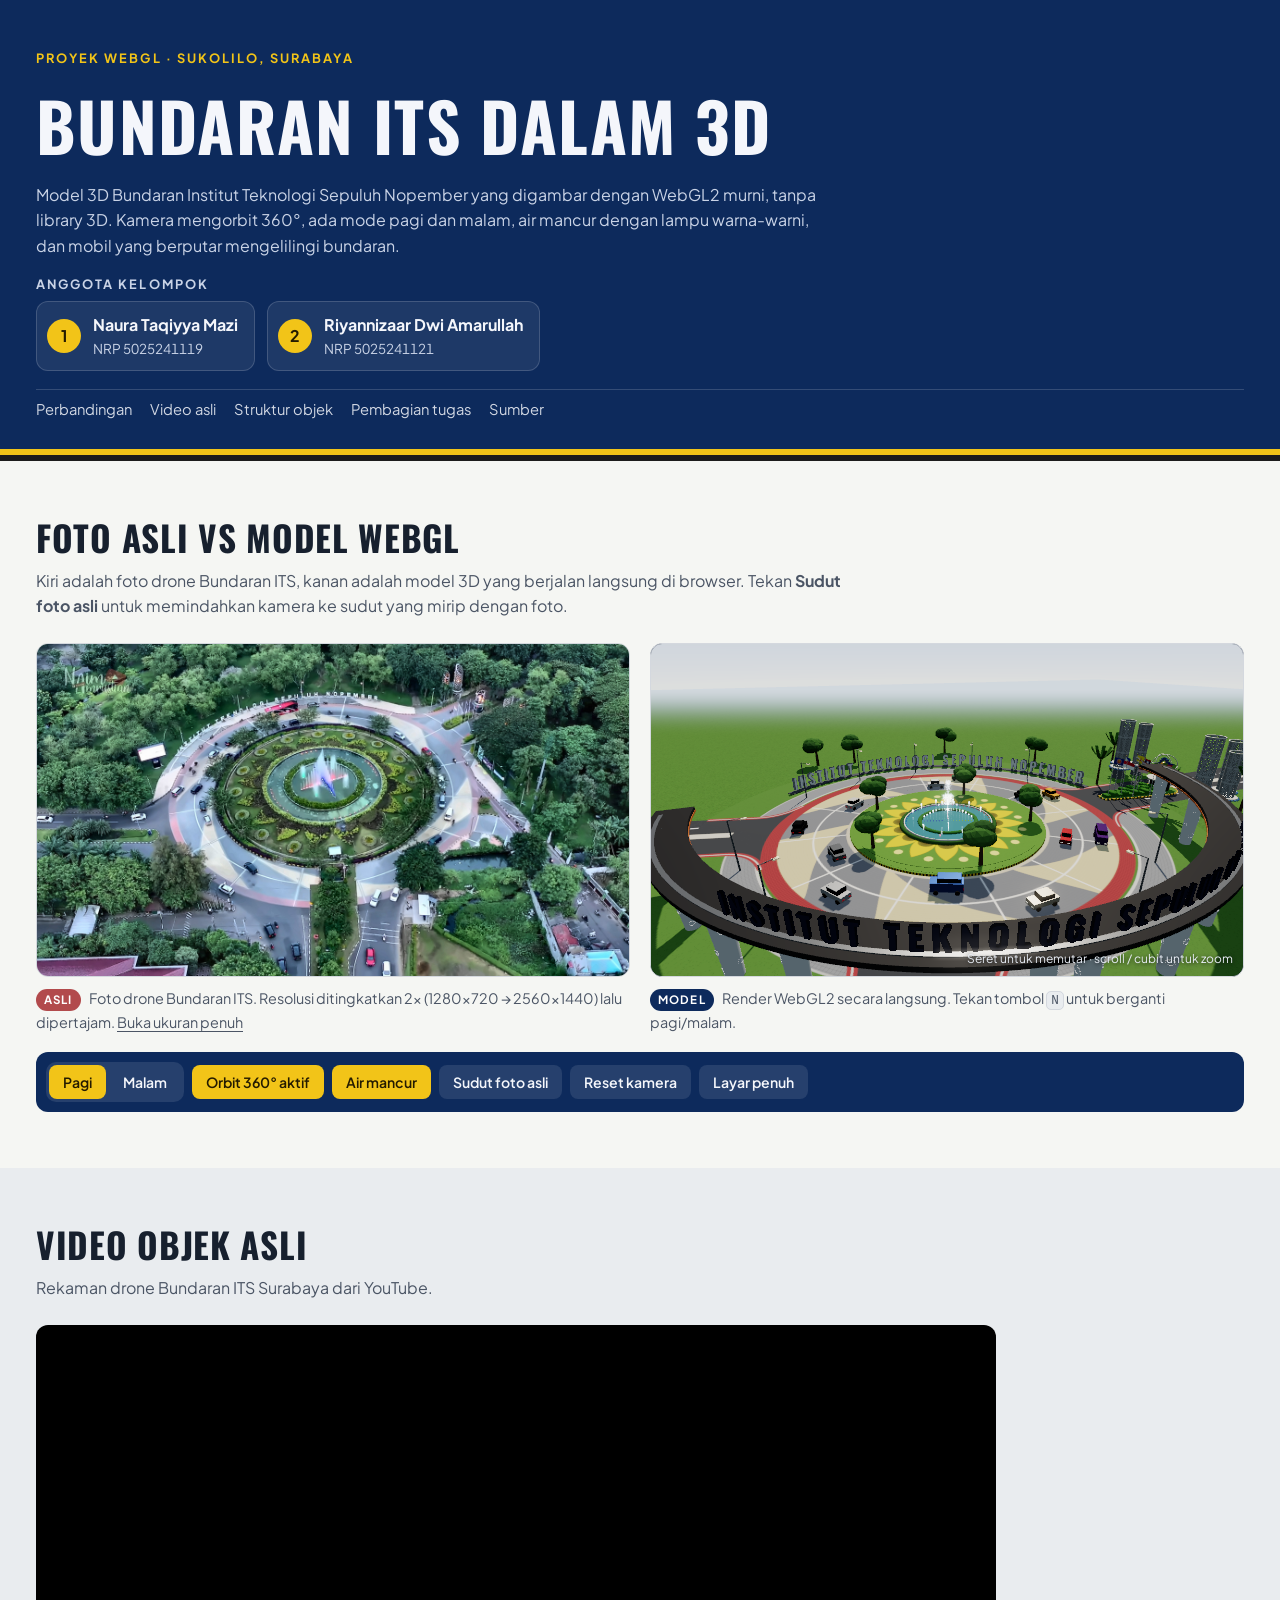
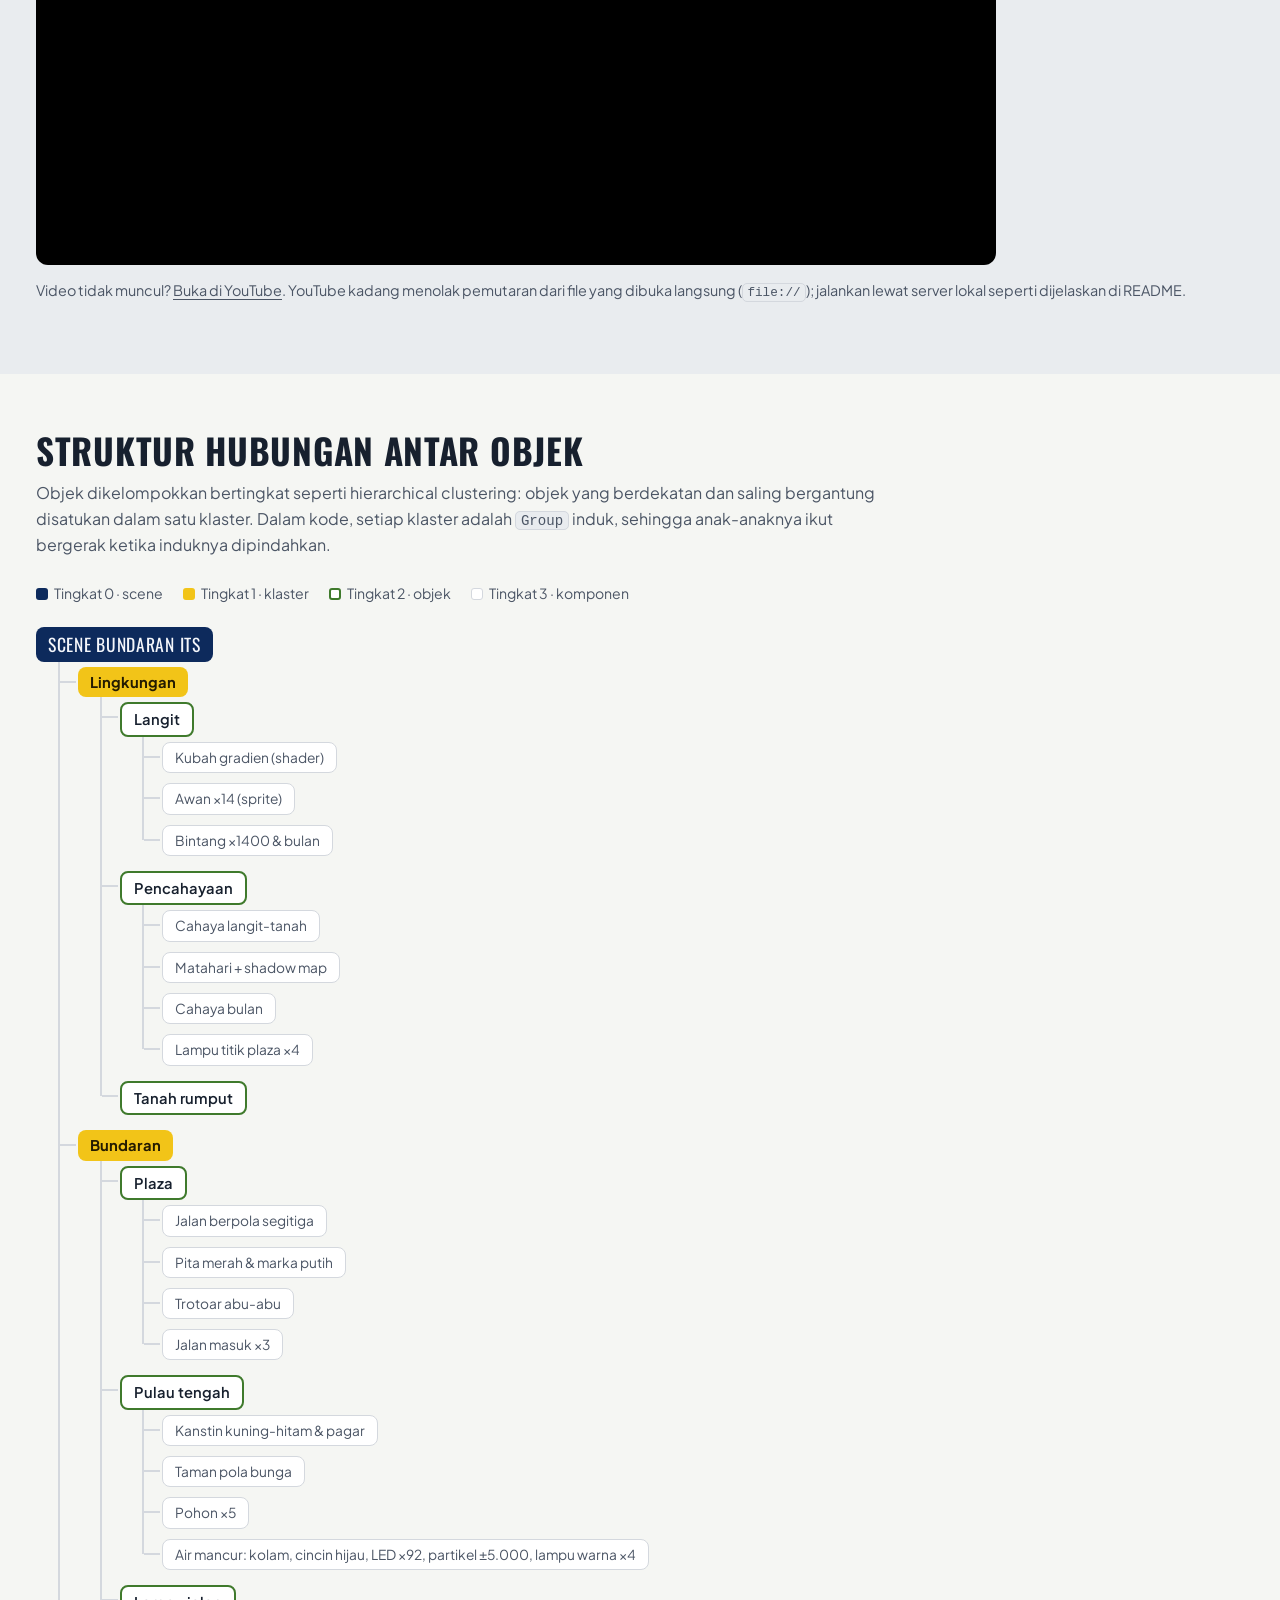
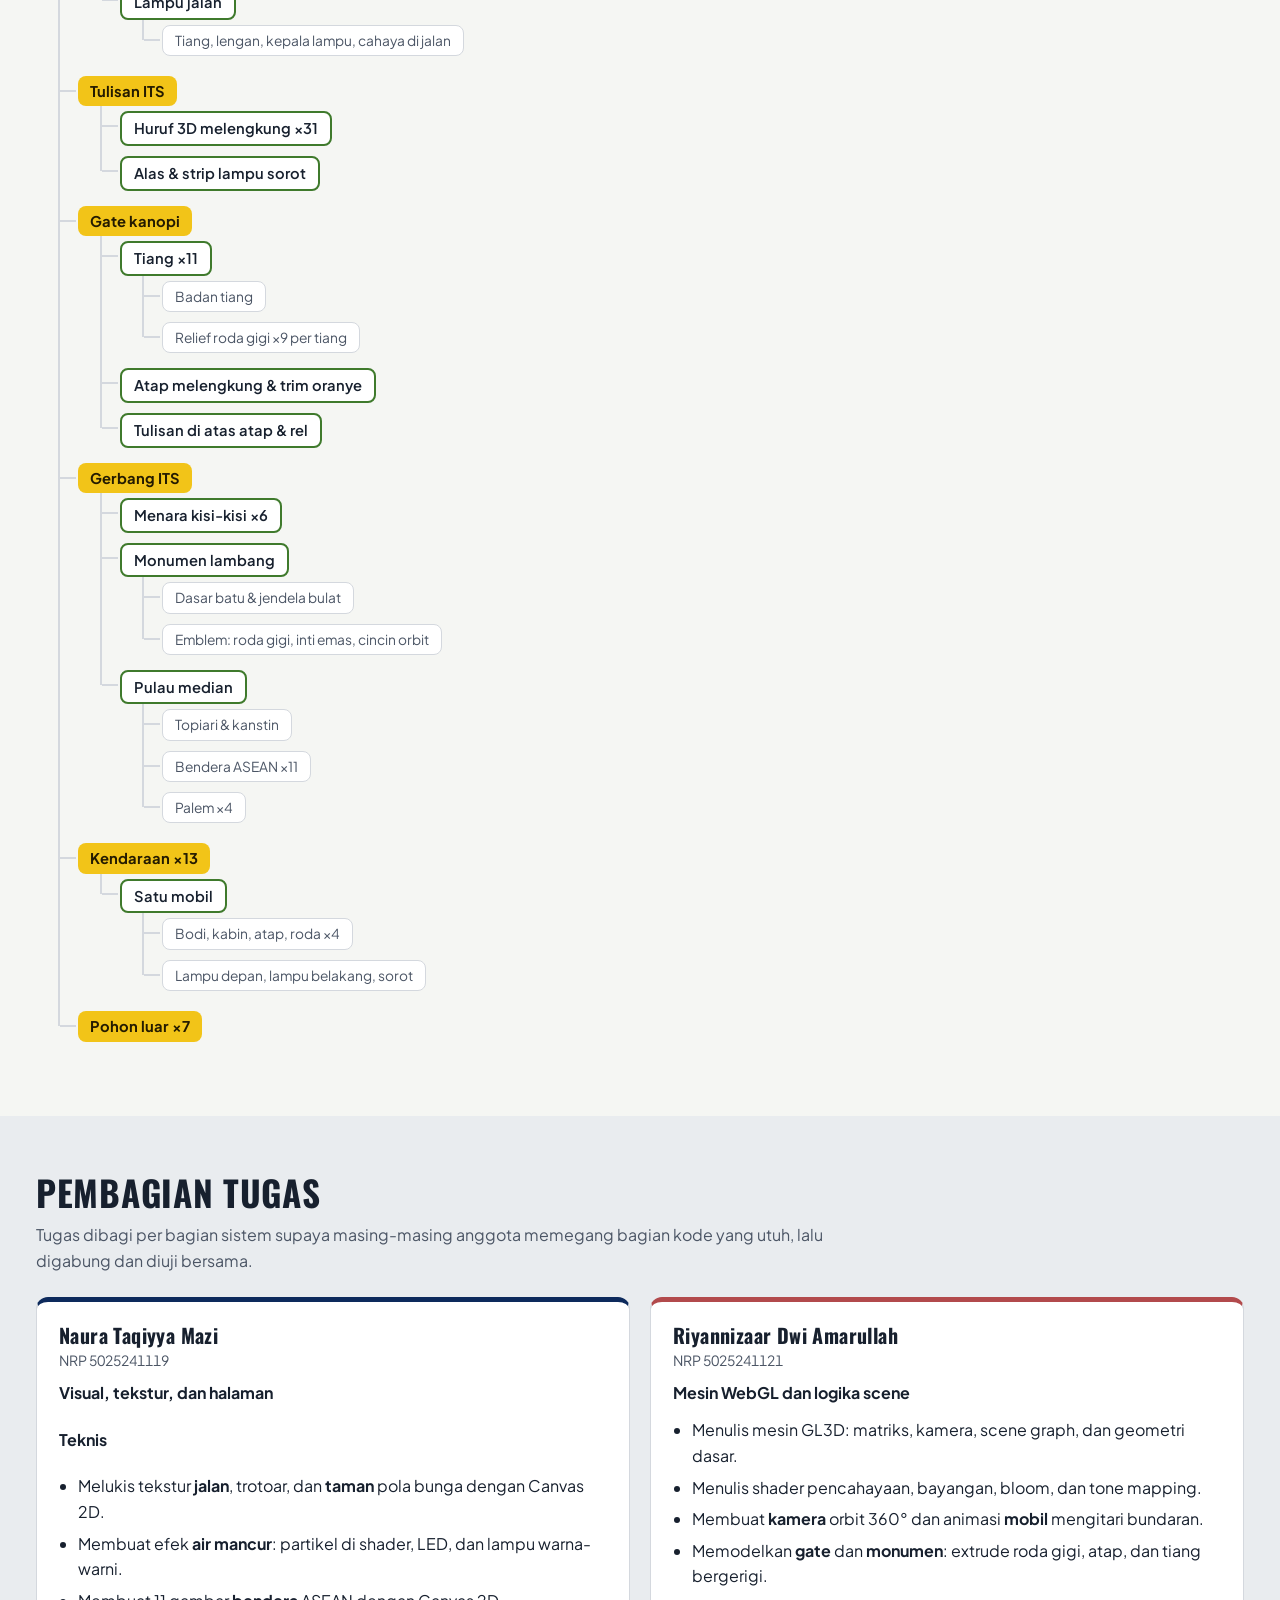
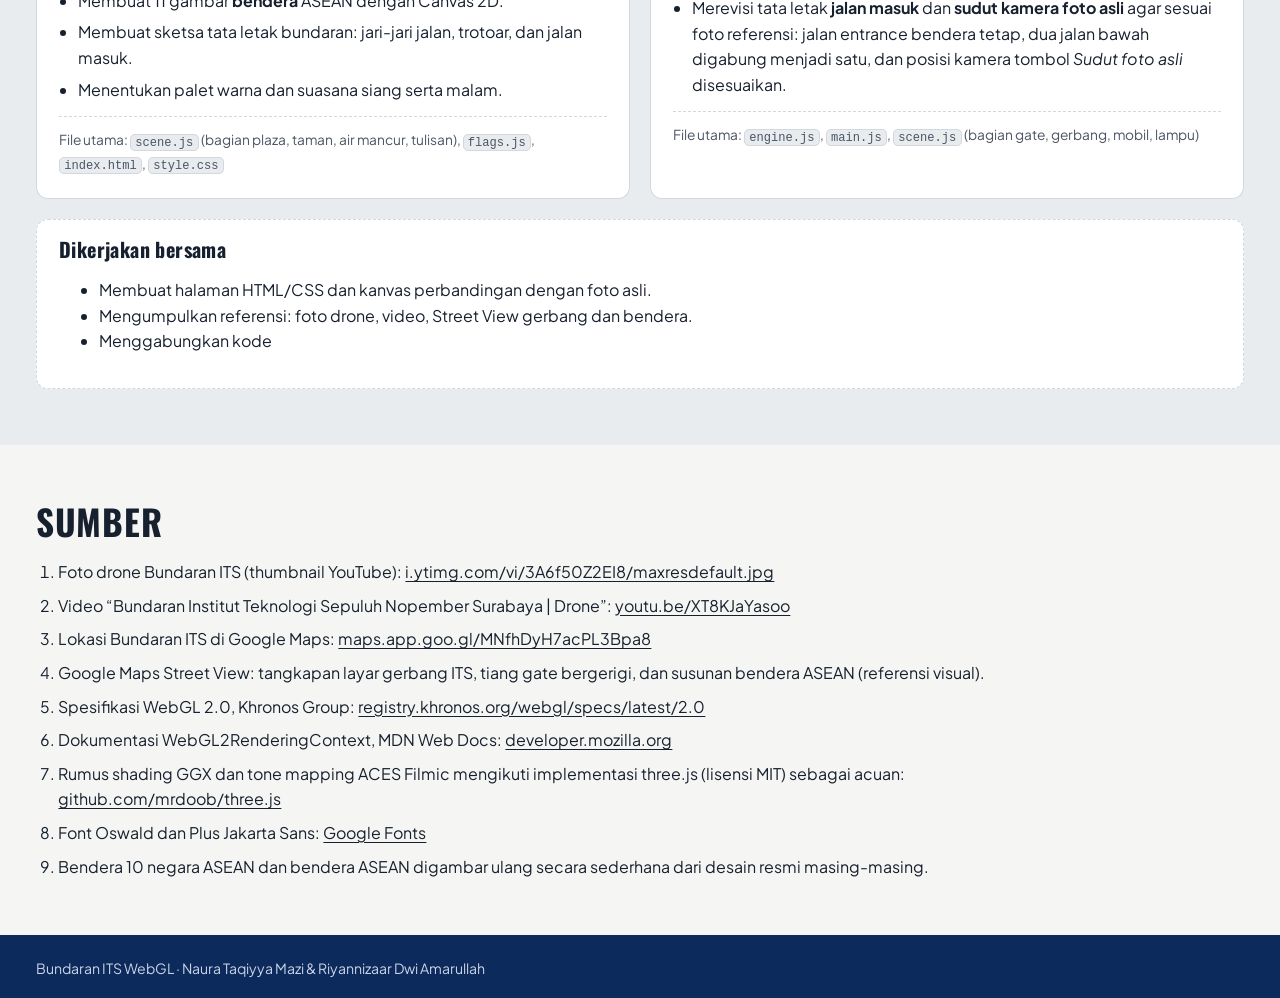
<file: index.html>
<!doctype html>
<html lang="id">
  <head>
    <meta charset="utf-8" />
    <meta name="viewport" content="width=device-width, initial-scale=1, viewport-fit=cover" />
    <title>Bundaran ITS WebGL</title>
    <meta name="description" content="Visualisasi 3D Bundaran ITS Surabaya dengan WebGL2 murni." />
    <link rel="preconnect" href="https://fonts.googleapis.com" />
    <link rel="preconnect" href="https://fonts.gstatic.com" crossorigin />
    <link
      rel="stylesheet"
      href="https://fonts.googleapis.com/css2?family=Oswald:wght@500;700&family=Plus+Jakarta+Sans:wght@400;600;700&display=swap"
    />
    <link rel="stylesheet" href="css/style.css" />
  </head>

  <body>
    <!-- ============ HEADER: judul & anggota kelompok ============ -->
    <header class="hero">
      <div class="wrap hero__inner">
        <p class="eyebrow">Proyek WebGL · Sukolilo, Surabaya</p>
        <h1>Bundaran ITS dalam 3D</h1>
        <p class="lede">
          Model 3D Bundaran Institut Teknologi Sepuluh Nopember yang digambar dengan WebGL2 murni,
          tanpa library 3D. Kamera mengorbit 360°, ada mode pagi dan malam, air mancur dengan lampu
          warna-warni, dan mobil yang berputar mengelilingi bundaran.
        </p>

        <section class="team" aria-labelledby="team-title">
          <h2 id="team-title" class="team__title">Anggota kelompok</h2>
          <ol class="team__list">
            <li class="member">
              <span class="member__no">1</span>
              <span class="member__name">Naura Taqiyya Mazi</span>
              <span class="member__nrp">NRP 5025241119</span>
            </li>
            <li class="member">
              <span class="member__no">2</span>
              <span class="member__name">Riyannizaar Dwi Amarullah</span>
              <span class="member__nrp">NRP 5025241121</span>
            </li>
          </ol>
        </section>

        <nav class="toc" aria-label="Daftar isi">
          <a href="#perbandingan">Perbandingan</a>
          <a href="#video">Video asli</a>
          <a href="#struktur">Struktur objek</a>
          <a href="#tugas">Pembagian tugas</a>
          <a href="#sumber">Sumber</a>
        </nav>
      </div>
    </header>

    <main>
      <!-- ============ PERBANDINGAN: foto asli vs kanvas WebGL ============ -->
      <section id="perbandingan" class="section">
        <div class="wrap">
          <h2>Foto asli vs model WebGL</h2>
          <p class="section__intro">
            Kiri adalah foto drone Bundaran ITS, kanan adalah model 3D yang berjalan langsung di
            browser. Tekan <strong>Sudut foto asli</strong> untuk memindahkan kamera ke sudut yang
            mirip dengan foto.
          </p>

          <div class="compare">
            <figure class="compare__item">
              <div class="compare__media">
                <img
                  src="img/bundaran-its-asli.jpg"
                  alt="Foto drone Bundaran ITS: air mancur warna-warni di tengah taman berpola bunga, dikelilingi jalan berpola dan tulisan Institut Teknologi Sepuluh Nopember"
                  width="2560"
                  height="1440"
                />
              </div>
              <figcaption>
                <span class="tag">Asli</span>
                Foto drone Bundaran ITS. Resolusi ditingkatkan 2× (1280×720 → 2560×1440) lalu
                dipertajam.
                <a href="img/bundaran-its-asli.jpg" target="_blank" rel="noopener"
                  >Buka ukuran penuh</a
                >
              </figcaption>
            </figure>

            <figure class="compare__item">
              <div id="viewer" class="viewer">
                <canvas
                  id="stage"
                  aria-label="Model 3D Bundaran ITS, bisa diputar dengan mouse atau sentuhan"
                ></canvas>
                <div id="loading" class="viewer__loading">Membangun bundaran…</div>
                <p class="viewer__hint">Seret untuk memutar · scroll / cubit untuk zoom</p>
              </div>
              <figcaption>
                <span class="tag tag--model">Model</span>
                Render WebGL2 secara langsung. Tekan tombol <kbd>N</kbd> untuk berganti pagi/malam.
              </figcaption>
            </figure>
          </div>

          <!-- tombol kontrol scene -->
          <div class="controls" role="toolbar" aria-label="Kontrol scene">
            <div class="seg" role="group" aria-label="Waktu">
              <button id="btnDay" type="button" aria-pressed="true">Pagi</button>
              <button id="btnNight" type="button" aria-pressed="false">Malam</button>
            </div>
            <button id="btnOrbit" type="button" class="btn" aria-pressed="true">
              Orbit 360° aktif
            </button>
            <button id="btnFountain" type="button" class="btn" aria-pressed="true">
              Air mancur
            </button>
            <button id="btnPhoto" type="button" class="btn">Sudut foto asli</button>
            <button id="btnReset" type="button" class="btn">Reset kamera</button>
            <button id="btnFull" type="button" class="btn">Layar penuh</button>
          </div>
        </div>
      </section>

      <!-- ============ VIDEO ASLI (YouTube, embed) ============ -->
      <section id="video" class="section section--tint">
        <div class="wrap">
          <h2>Video objek asli</h2>
          <p class="section__intro">Rekaman drone Bundaran ITS Surabaya dari YouTube.</p>
          <div class="video">
            <iframe
              src="https://www.youtube-nocookie.com/embed/XT8KJaYasoo"
              title="Bundaran Institut Teknologi Sepuluh Nopember Surabaya | Drone"
              allow="accelerometer; autoplay; clipboard-write; encrypted-media; gyroscope; picture-in-picture; web-share"
              referrerpolicy="strict-origin-when-cross-origin"
              allowfullscreen
              loading="lazy"
            ></iframe>
          </div>
          <p class="note">
            Video tidak muncul?
            <a href="https://youtu.be/XT8KJaYasoo" target="_blank" rel="noopener">Buka di YouTube</a
            >. YouTube kadang menolak pemutaran dari file yang dibuka langsung
            (<code>file://</code>); jalankan lewat server lokal seperti dijelaskan di README.
          </p>
        </div>
      </section>

      <!-- ============ STRUKTUR OBJEK (pohon hierarki / clustering) ============ -->
      <section id="struktur" class="section">
        <div class="wrap">
          <h2>Struktur hubungan antar objek</h2>
          <p class="section__intro">
            Objek dikelompokkan bertingkat seperti hierarchical clustering: objek yang berdekatan
            dan saling bergantung disatukan dalam satu klaster. Dalam kode, setiap klaster adalah
            <code>Group</code> induk, sehingga anak-anaknya ikut bergerak ketika induknya
            dipindahkan.
          </p>

          <ul class="legend" aria-label="Keterangan tingkat">
            <li><span class="dot dot--0"></span>Tingkat 0 · scene</li>
            <li><span class="dot dot--1"></span>Tingkat 1 · klaster</li>
            <li><span class="dot dot--2"></span>Tingkat 2 · objek</li>
            <li><span class="dot dot--3"></span>Tingkat 3 · komponen</li>
          </ul>

          <div class="tree-scroll">
            <ul class="tree">
              <li>
                <span class="node node--0">Scene Bundaran ITS</span>
                <ul>
                  <li>
                    <span class="node node--1">Lingkungan</span>
                    <ul>
                      <li>
                        <span class="node node--2">Langit</span>
                        <ul>
                          <li><span class="node node--3">Kubah gradien (shader)</span></li>
                          <li><span class="node node--3">Awan ×14 (sprite)</span></li>
                          <li><span class="node node--3">Bintang ×1400 &amp; bulan</span></li>
                        </ul>
                      </li>
                      <li>
                        <span class="node node--2">Pencahayaan</span>
                        <ul>
                          <li><span class="node node--3">Cahaya langit-tanah</span></li>
                          <li><span class="node node--3">Matahari + shadow map</span></li>
                          <li><span class="node node--3">Cahaya bulan</span></li>
                          <li><span class="node node--3">Lampu titik plaza ×4</span></li>
                        </ul>
                      </li>
                      <li><span class="node node--2">Tanah rumput</span></li>
                    </ul>
                  </li>
                  <li>
                    <span class="node node--1">Bundaran</span>
                    <ul>
                      <li>
                        <span class="node node--2">Plaza</span>
                        <ul>
                          <li><span class="node node--3">Jalan berpola segitiga</span></li>
                          <li><span class="node node--3">Pita merah &amp; marka putih</span></li>
                          <li><span class="node node--3">Trotoar abu-abu</span></li>
                          <li><span class="node node--3">Jalan masuk ×3</span></li>
                        </ul>
                      </li>
                      <li>
                        <span class="node node--2">Pulau tengah</span>
                        <ul>
                          <li>
                            <span class="node node--3">Kanstin kuning-hitam &amp; pagar</span>
                          </li>
                          <li><span class="node node--3">Taman pola bunga</span></li>
                          <li><span class="node node--3">Pohon ×5</span></li>
                          <li>
                            <span class="node node--3"
                              >Air mancur: kolam, cincin hijau, LED ×92, partikel ±5.000, lampu
                              warna ×4</span
                            >
                          </li>
                        </ul>
                      </li>
                      <li>
                        <span class="node node--2">Lampu jalan</span>
                        <ul>
                          <li>
                            <span class="node node--3"
                              >Tiang, lengan, kepala lampu, cahaya di jalan</span
                            >
                          </li>
                        </ul>
                      </li>
                    </ul>
                  </li>
                  <li>
                    <span class="node node--1">Tulisan ITS</span>
                    <ul>
                      <li><span class="node node--2">Huruf 3D melengkung ×31</span></li>
                      <li><span class="node node--2">Alas &amp; strip lampu sorot</span></li>
                    </ul>
                  </li>
                  <li>
                    <span class="node node--1">Gate kanopi</span>
                    <ul>
                      <li>
                        <span class="node node--2">Tiang ×11</span>
                        <ul>
                          <li><span class="node node--3">Badan tiang</span></li>
                          <li><span class="node node--3">Relief roda gigi ×9 per tiang</span></li>
                        </ul>
                      </li>
                      <li><span class="node node--2">Atap melengkung &amp; trim oranye</span></li>
                      <li><span class="node node--2">Tulisan di atas atap &amp; rel</span></li>
                    </ul>
                  </li>
                  <li>
                    <span class="node node--1">Gerbang ITS</span>
                    <ul>
                      <li><span class="node node--2">Menara kisi-kisi ×6</span></li>
                      <li>
                        <span class="node node--2">Monumen lambang</span>
                        <ul>
                          <li><span class="node node--3">Dasar batu &amp; jendela bulat</span></li>
                          <li>
                            <span class="node node--3"
                              >Emblem: roda gigi, inti emas, cincin orbit</span
                            >
                          </li>
                        </ul>
                      </li>
                      <li>
                        <span class="node node--2">Pulau median</span>
                        <ul>
                          <li><span class="node node--3">Topiari &amp; kanstin</span></li>
                          <li><span class="node node--3">Bendera ASEAN ×11</span></li>
                          <li><span class="node node--3">Palem ×4</span></li>
                        </ul>
                      </li>
                    </ul>
                  </li>
                  <li>
                    <span class="node node--1">Kendaraan ×13</span>
                    <ul>
                      <li>
                        <span class="node node--2">Satu mobil</span>
                        <ul>
                          <li><span class="node node--3">Bodi, kabin, atap, roda ×4</span></li>
                          <li>
                            <span class="node node--3">Lampu depan, lampu belakang, sorot</span>
                          </li>
                        </ul>
                      </li>
                    </ul>
                  </li>
                  <li><span class="node node--1">Pohon luar ×7</span></li>
                </ul>
              </li>
            </ul>
          </div>
        </div>
      </section>

      <!-- ============ PEMBAGIAN TUGAS ============ -->
      <section id="tugas" class="section section--tint">
        <div class="wrap">
          <h2>Pembagian tugas</h2>
          <p class="section__intro">
            Tugas dibagi per bagian sistem supaya masing-masing anggota memegang bagian kode yang
            utuh, lalu digabung dan diuji bersama.
          </p>

                    <div class="tasks">
            <article class="task-card">
              <header>
                <h3>Naura Taqiyya Mazi</h3>
                <p class="task-card__nrp">NRP 5025241119</p>
                <p class="task-card__role">Visual, tekstur, dan halaman</p>
              </header>
              <h4>Teknis</h4>
              <ul>
                <li>Melukis tekstur <b>jalan</b>, trotoar, dan <b>taman</b> pola bunga dengan Canvas 2D.</li>
                <li>Membuat efek <b>air mancur</b>: partikel di shader, LED, dan lampu warna-warni.</li>
                <li>Membuat 11 gambar <b>bendera</b> ASEAN dengan Canvas 2D.</li>
                <li>Membuat sketsa tata letak bundaran: jari-jari jalan, trotoar, dan jalan masuk.</li>
                <li>Menentukan palet warna dan suasana siang serta malam.</li>
              </ul>
              <p class="task-card__files">
                File utama: <code>scene.js</code> (bagian plaza, taman, air mancur, tulisan),
                <code>flags.js</code>, <code>index.html</code>, <code>style.css</code>
              </p>
            </article>

            <article class="task-card">
              <header>
                <h3>Riyannizaar Dwi Amarullah</h3>
                <p class="task-card__nrp">NRP 5025241121</p>
                <p class="task-card__role">Mesin WebGL dan logika scene</p>
              </header>
              <ul>
                <li>Menulis mesin GL3D: matriks, kamera, scene graph, dan geometri dasar.</li>
                <li>Menulis shader pencahayaan, bayangan, bloom, dan tone mapping.</li>
                <li>Membuat <b>kamera</b> orbit 360° dan animasi <b>mobil</b> mengitari bundaran.</li>
                <li>Memodelkan <b>gate</b> dan <b>monumen</b>: extrude roda gigi, atap, dan tiang bergerigi.</li>
                <li>
                  Merevisi tata letak <b>jalan masuk</b> dan <b>sudut kamera foto asli</b> agar sesuai
                  foto referensi: jalan entrance bendera tetap, dua jalan bawah digabung menjadi satu,
                  dan posisi kamera tombol <i>Sudut foto asli</i> disesuaikan.
                </li>
              </ul>
              <p class="task-card__files">
                File utama: <code>engine.js</code>, <code>main.js</code>,
                <code>scene.js</code> (bagian gate, gerbang, mobil, lampu)
              </p>
            </article>
          </div>

          <div class="shared">
            <h3>Dikerjakan bersama</h3>
            <ul>
              <li>Membuat halaman HTML/CSS dan kanvas perbandingan dengan foto asli.</li>
              <li>Mengumpulkan referensi: foto drone, video, Street View gerbang dan bendera.</li>
              <li>Menggabungkan kode</li>
            </ul>
          </div>
          
        </div>
      </section>

      <!-- ============ SUMBER ============ -->
      <section id="sumber" class="section">
        <div class="wrap">
          <h2>Sumber</h2>
          <ol class="sources">
            <li>
              Foto drone Bundaran ITS (thumbnail YouTube):
              <a
                href="https://i.ytimg.com/vi/3A6f50Z2EI8/maxresdefault.jpg"
                target="_blank"
                rel="noopener"
                >i.ytimg.com/vi/3A6f50Z2EI8/maxresdefault.jpg</a
              >
            </li>
            <li>
              Video “Bundaran Institut Teknologi Sepuluh Nopember Surabaya | Drone”:
              <a href="https://youtu.be/XT8KJaYasoo" target="_blank" rel="noopener"
                >youtu.be/XT8KJaYasoo</a
              >
            </li>
            <li>
              Lokasi Bundaran ITS di Google Maps:
              <a href="https://maps.app.goo.gl/MNfhDyH7acPL3Bpa8" target="_blank" rel="noopener"
                >maps.app.goo.gl/MNfhDyH7acPL3Bpa8</a
              >
            </li>
            <li>
              Google Maps Street View: tangkapan layar gerbang ITS, tiang gate bergerigi, dan
              susunan bendera ASEAN (referensi visual).
            </li>
            <li>
              Spesifikasi WebGL 2.0, Khronos Group:
              <a
                href="https://registry.khronos.org/webgl/specs/latest/2.0/"
                target="_blank"
                rel="noopener"
                >registry.khronos.org/webgl/specs/latest/2.0</a
              >
            </li>
            <li>
              Dokumentasi WebGL2RenderingContext, MDN Web Docs:
              <a
                href="https://developer.mozilla.org/en-US/docs/Web/API/WebGL2RenderingContext"
                target="_blank"
                rel="noopener"
                >developer.mozilla.org</a
              >
            </li>
            <li>
              Rumus shading GGX dan tone mapping ACES Filmic mengikuti implementasi three.js
              (lisensi MIT) sebagai acuan:
              <a href="https://github.com/mrdoob/three.js" target="_blank" rel="noopener"
                >github.com/mrdoob/three.js</a
              >
            </li>
            <li>
              Font Oswald dan Plus Jakarta Sans:
              <a href="https://fonts.google.com" target="_blank" rel="noopener">Google Fonts</a>
            </li>
            <li>
              Bendera 10 negara ASEAN dan bendera ASEAN digambar ulang secara sederhana dari desain
              resmi masing-masing.
            </li>
          </ol>
        </div>
      </section>
    </main>

    <footer class="footer">
      <div class="wrap">
        Bundaran ITS WebGL · Naura Taqiyya Mazi &amp; Riyannizaar Dwi Amarullah
      </div>
    </footer>

    <!-- urutan skrip penting: mesin -> data bendera -> scene -> main -->
    <script src="js/engine.js"></script>
    <script src="js/flags.js"></script>
    <script src="js/scene.js"></script>
    <script src="js/main.js"></script>
  </body>
</html>
</file>
<file: css/style.css>
/*
 * style.css — tampilan halaman Bundaran ITS WebGL
 * Tata letak: header biru tua (judul + anggota), lalu bagian-bagian berselang
 * warna latar; perbandingan foto & kanvas dalam dua kolom yang menumpuk di HP.
 * Warna diambil dari objeknya: biru tua ITS, kuning kanstin, merah pita jalan.
 */

/* ---------- token warna & huruf (tema terang) ---------- */
:root {
  --bg: #f5f6f3;
  --bg-tint: #e9ecef;
  --surface: #ffffff;
  --ink: #17202e;
  --ink-soft: #4b5565;
  --line: #d4d8de;
  --navy: #0d2a5c;
  --navy-ink: #f4f6fb;
  --gold: #f2c418;
  --gold-ink: #241b00;
  --brick: #b24a4c;
  --leaf: #3f7a2c;
  --display: "Oswald", "Arial Narrow", Impact, sans-serif;
  --body: "Plus Jakarta Sans", system-ui, -apple-system, "Segoe UI", sans-serif;
  --radius: 12px;
  color-scheme: light;
}

/* ---------- tema gelap ---------- */
@media (prefers-color-scheme: dark) {
  :root {
    --bg: #0f141c;
    --bg-tint: #151c27;
    --surface: #1a2230;
    --ink: #e8ecf2;
    --ink-soft: #a7b1c0;
    --line: #2c3646;
    --navy: #0a1d40;
    --navy-ink: #f4f6fb;
    --gold: #f2c418;
    --gold-ink: #241b00;
    --brick: #d06a6c;
    --leaf: #7fbf62;
    color-scheme: dark;
  }
}

/* ---------- dasar ---------- */
* {
  box-sizing: border-box;
}
html {
  scroll-behavior: smooth;
}
body {
  margin: 0;
  background: var(--bg);
  color: var(--ink);
  font: 16px/1.6 var(--body);
}
img {
  max-width: 100%;
  display: block;
}
a {
  color: inherit;
  text-underline-offset: 3px;
}
code,
kbd {
  font-family: ui-monospace, SFMono-Regular, Menlo, Consolas, monospace;
  font-size: 0.88em;
  background: var(--bg-tint);
  border: 1px solid var(--line);
  border-radius: 5px;
  padding: 0.05em 0.35em;
}
h1,
h2,
h3 {
  font-family: var(--display);
  font-weight: 700;
  letter-spacing: 0.02em;
  line-height: 1.15;
  text-wrap: balance;
  margin: 0;
}
h2 {
  font-size: clamp(1.6rem, 3vw, 2.2rem);
  text-transform: uppercase;
}
h3 {
  font-size: 1.25rem;
}
.wrap {
  max-width: 1240px;
  margin: 0 auto;
  padding-left: max(16px, env(safe-area-inset-left, 0px));
  padding-right: max(16px, env(safe-area-inset-right, 0px));
}
:focus-visible {
  outline: 3px solid var(--gold);
  outline-offset: 2px;
}

/* ---------- header ---------- */
.hero {
  background: var(--navy);
  color: var(--navy-ink);
  border-bottom: 6px solid var(--gold);
  /* garis kuning-hitam seperti kanstin bundaran */
  box-shadow: 0 6px 0 0 #1c1c1c;
  margin-bottom: 6px;
}
.hero__inner {
  padding-block: 48px 28px;
  display: grid;
  gap: 18px;
}
.eyebrow {
  margin: 0;
  font-size: 0.8rem;
  letter-spacing: 0.16em;
  text-transform: uppercase;
  color: var(--gold);
  font-weight: 700;
}
.hero h1 {
  font-size: clamp(2.4rem, 6vw, 4.2rem);
  text-transform: uppercase;
}
.lede {
  margin: 0;
  max-width: 65ch;
  color: #c9d3e6;
}
.team {
  display: grid;
  gap: 10px;
}
.team__title {
  font-size: 0.8rem;
  letter-spacing: 0.16em;
  text-transform: uppercase;
  font-family: var(--body);
  color: #c9d3e6;
}
.team__list {
  list-style: none;
  margin: 0;
  padding: 0;
  display: flex;
  flex-wrap: wrap;
  gap: 12px;
}
.member {
  display: grid;
  grid-template-columns: auto 1fr;
  column-gap: 12px;
  align-items: center;
  background: rgba(255, 255, 255, 0.07);
  border: 1px solid rgba(255, 255, 255, 0.16);
  border-radius: var(--radius);
  padding: 10px 16px 10px 10px;
  min-width: 0;
}
.member__no {
  grid-row: span 2;
  width: 34px;
  height: 34px;
  border-radius: 50%;
  display: grid;
  place-items: center;
  background: var(--gold);
  color: var(--gold-ink);
  font-weight: 700;
}
.member__name {
  font-weight: 700;
}
.member__nrp {
  font-size: 0.85rem;
  color: #c9d3e6;
  font-variant-numeric: tabular-nums;
}
.toc {
  display: flex;
  flex-wrap: wrap;
  gap: 6px 18px;
  padding-top: 8px;
  border-top: 1px solid rgba(255, 255, 255, 0.16);
  font-size: 0.92rem;
}
.toc a {
  color: var(--navy-ink);
  text-decoration: none;
  opacity: 0.85;
}
.toc a:hover {
  opacity: 1;
  text-decoration: underline;
}

/* ---------- bagian umum ---------- */
.section {
  padding-block: 56px;
}
.section--tint {
  background: var(--bg-tint);
}
.section__intro {
  max-width: 70ch;
  color: var(--ink-soft);
  margin: 10px 0 24px;
}
.note {
  color: var(--ink-soft);
  font-size: 0.9rem;
}

/* ---------- perbandingan foto & kanvas ---------- */
.compare {
  display: grid;
  grid-template-columns: repeat(2, minmax(0, 1fr));
  gap: 20px;
}
.compare__item {
  margin: 0;
  display: grid;
  gap: 10px;
  min-width: 0;
}
.compare__media,
.viewer {
  aspect-ratio: 16 / 9;
  max-width: 100%;
  border-radius: var(--radius);
  overflow: hidden;
  background: #0b1730;
  border: 1px solid var(--line);
}
.compare__media img {
  width: 100%;
  height: 100%;
  object-fit: cover;
}
figcaption {
  font-size: 0.9rem;
  color: var(--ink-soft);
}
.tag {
  display: inline-block;
  font-weight: 700;
  font-size: 0.72rem;
  letter-spacing: 0.1em;
  text-transform: uppercase;
  padding: 2px 8px;
  border-radius: 999px;
  margin-right: 6px;
  background: var(--brick);
  color: #fff;
}
.tag--model {
  background: var(--navy);
}

/* bingkai kanvas WebGL */
.viewer {
  position: relative;
}
.viewer canvas {
  display: block;
  width: 100%;
  height: 100%;
  touch-action: none;
  cursor: grab;
}
.viewer canvas:active {
  cursor: grabbing;
}
.viewer:fullscreen {
  aspect-ratio: auto;
  border-radius: 0;
  border: 0;
}
.viewer__loading {
  position: absolute;
  inset: 0;
  display: grid;
  place-items: center;
  background: #0b1730;
  color: #f4f6fb;
  font-family: var(--display);
  letter-spacing: 0.2em;
  text-transform: uppercase;
  font-size: 0.9rem;
  text-align: center;
  padding: 16px;
  transition: opacity 0.6s;
}
.viewer__loading.is-done {
  opacity: 0;
  pointer-events: none;
}
.viewer__hint {
  position: absolute;
  right: 10px;
  bottom: 8px;
  margin: 0;
  font-size: 0.75rem;
  color: #e6ebf3;
  text-shadow: 0 1px 4px rgba(0, 0, 0, 0.8);
  pointer-events: none;
}

/* tombol kontrol */
.controls {
  display: flex;
  flex-wrap: wrap;
  gap: 8px;
  align-items: center;
  margin-top: 18px;
  padding: 10px;
  border-radius: var(--radius);
  background: var(--navy);
}
.seg {
  display: flex;
  gap: 3px;
  padding: 3px;
  border-radius: 10px;
  background: rgba(255, 255, 255, 0.1);
}
.controls button {
  font: 600 0.88rem/1 var(--body);
  color: var(--navy-ink);
  background: transparent;
  border: 0;
  border-radius: 8px;
  padding: 10px 14px;
  cursor: pointer;
}
.controls .btn {
  background: rgba(255, 255, 255, 0.1);
}
.controls button:hover {
  background: rgba(255, 255, 255, 0.2);
}
.controls button[aria-pressed="true"] {
  background: var(--gold);
  color: var(--gold-ink);
}
.controls button:disabled {
  opacity: 0.4;
  cursor: not-allowed;
}

/* ---------- video ---------- */
.video {
  aspect-ratio: 16 / 9;
  max-width: 960px;
  border-radius: var(--radius);
  overflow: hidden;
  background: #000;
}
.video iframe {
  width: 100%;
  height: 100%;
  border: 0;
  display: block;
}

/* ---------- pohon struktur objek ---------- */
.legend {
  list-style: none;
  padding: 0;
  margin: 0 0 18px;
  display: flex;
  flex-wrap: wrap;
  gap: 8px 20px;
  font-size: 0.88rem;
  color: var(--ink-soft);
}
.dot {
  display: inline-block;
  width: 12px;
  height: 12px;
  border-radius: 3px;
  margin-right: 6px;
  vertical-align: -1px;
}
.dot--0,
.node--0 {
  background: var(--navy);
  color: var(--navy-ink);
}
.dot--1,
.node--1 {
  background: var(--gold);
  color: var(--gold-ink);
}
.dot--2 {
  background: var(--surface);
  border: 2px solid var(--leaf);
}
.dot--3 {
  background: var(--surface);
  border: 1px solid var(--line);
}
.tree-scroll {
  overflow-x: auto;
  padding-bottom: 8px;
}
.tree,
.tree ul {
  list-style: none;
  margin: 0;
  padding: 0;
}
.tree ul {
  margin-left: 22px;
  padding-left: 18px;
  border-left: 2px solid var(--line);
}
.tree li {
  position: relative;
  padding: 5px 0;
}
/* garis cabang horizontal dari induk ke simpul anak */
.tree ul > li::before {
  content: "";
  position: absolute;
  left: -18px;
  top: 19px;
  width: 16px;
  border-top: 2px solid var(--line);
}
/* potong garis vertikal setelah anak terakhir */
.tree ul > li:last-child::after {
  content: "";
  position: absolute;
  left: -20px;
  top: 20px;
  bottom: 0;
  width: 2px;
  background: var(--bg);
}
.node {
  display: inline-block;
  padding: 5px 12px;
  border-radius: 8px;
  font-size: 0.92rem;
  line-height: 1.4;
  white-space: nowrap;
}
.node--0 {
  font-family: var(--display);
  font-size: 1.1rem;
  letter-spacing: 0.04em;
  text-transform: uppercase;
}
.node--1 {
  font-weight: 700;
}
.node--2 {
  background: var(--surface);
  border: 2px solid var(--leaf);
  font-weight: 600;
}
.node--3 {
  background: var(--surface);
  border: 1px solid var(--line);
  color: var(--ink-soft);
  font-size: 0.86rem;
}

/* ---------- pembagian tugas ---------- */
.tasks {
  display: grid;
  grid-template-columns: repeat(2, minmax(0, 1fr));
  gap: 20px;
}
.task-card {
  background: var(--surface);
  border: 1px solid var(--line);
  border-top: 5px solid var(--navy);
  border-radius: var(--radius);
  padding: 22px;
  min-width: 0;
}
.task-card + .task-card {
  border-top-color: var(--brick);
}
.task-card header {
  margin-bottom: 12px;
}
.task-card__nrp {
  margin: 2px 0 0;
  color: var(--ink-soft);
  font-size: 0.88rem;
  font-variant-numeric: tabular-nums;
}
.task-card__role {
  margin: 8px 0 0;
  font-weight: 700;
}
.task-card ul {
  margin: 0;
  padding-left: 1.2em;
  display: grid;
  gap: 6px;
}
.task-card__files {
  margin: 14px 0 0;
  padding-top: 12px;
  border-top: 1px dashed var(--line);
  font-size: 0.86rem;
  color: var(--ink-soft);
}
.shared {
  margin-top: 20px;
  padding: 18px 22px;
  border-radius: var(--radius);
  border: 1px dashed var(--line);
  background: var(--surface);
}
.shared p {
  margin: 6px 0 0;
  color: var(--ink-soft);
  max-width: 75ch;
}

/* ---------- sumber & footer ---------- */
.sources {
  margin: 18px 0 0;
  padding-left: 1.4em;
  display: grid;
  gap: 8px;
  max-width: 85ch;
}
.sources a {
  word-break: break-word;
}
.footer {
  background: var(--navy);
  color: #c9d3e6;
  font-size: 0.88rem;
  padding-block: 22px;
}

/* ---------- layar kecil: kolom menumpuk ---------- */
@media (max-width: 860px) {
  .compare,
  .tasks {
    grid-template-columns: 1fr;
  }
  .viewer__hint {
    display: none;
  }
}

@media (prefers-reduced-motion: reduce) {
  html {
    scroll-behavior: auto;
  }
}
</file>
